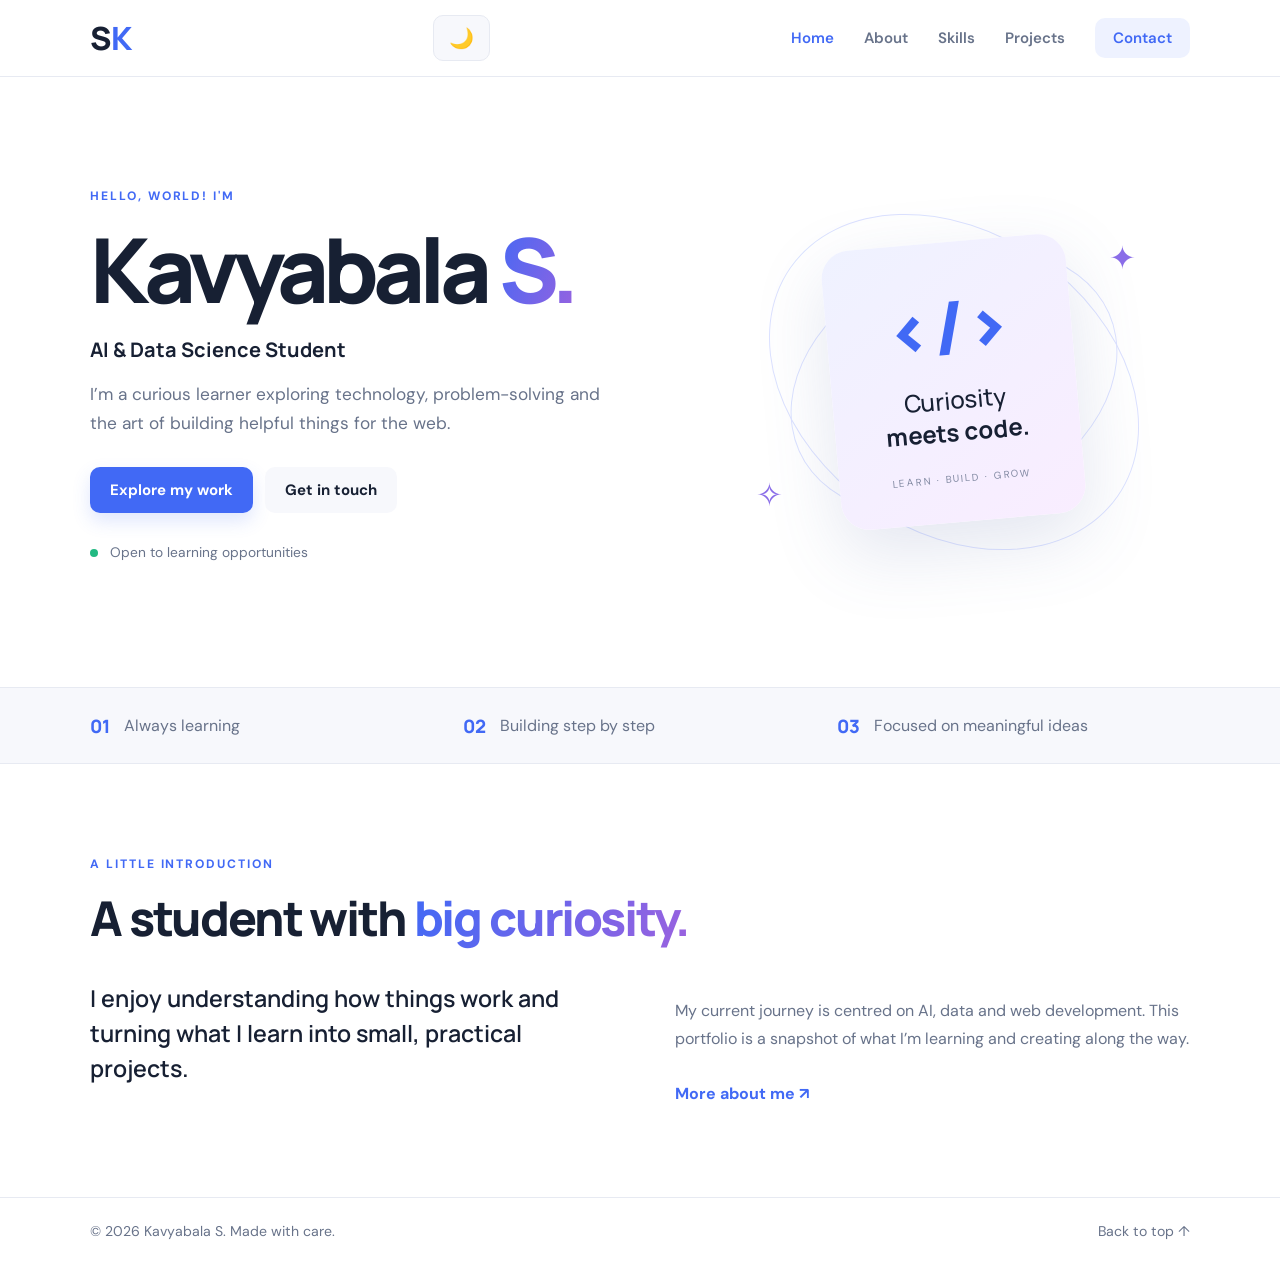
<file: index.html>
<!doctype html>
<html lang="en">
<head>
  <meta charset="utf-8">
  <meta name="viewport" content="width=device-width, initial-scale=1">
  <meta name="description" content="Kavyabala's personal portfolio — an AI and Data Science student learning to build useful digital experiences.">
  <meta name="theme-color" content="#f7f8fc">
  <title>Home | Kavyabala — Student Portfolio</title>
  <link rel="stylesheet" href="style.css">
  <script src="script.js" defer></script>
</head>
<body>
  <a class="skip-link" href="#main">Skip to main content</a>
  <header class="site-header">
    <nav class="nav wrap" aria-label="Main navigation">
      <a class="brand" href="index.html" aria-label="Kavyabala home">S<span>K</span></a>
       <button id="theme-toggle" class="theme-toggle" aria-label="Switch to dark mode">
    🌙
</button>
      <button class="menu-toggle" type="button" aria-expanded="false" aria-controls="primary-menu">
        <span class="sr-only">Toggle navigation</span><span aria-hidden="true">☰</span>
      </button>
      <ul class="nav-links" id="primary-menu">
        <li><a aria-current="page" href="index.html">Home</a></li>
        <li><a href="about.html">About</a></li>
        <li><a href="skills.html">Skills</a></li>
        <li><a href="projects.html">Projects</a></li>
        <li><a class="nav-contact" href="contact.html">Contact</a></li>
      </ul>
    </nav>
  </header>

  <main id="main">
    <section class="hero wrap" aria-labelledby="hero-title">
      <div class="hero-copy">
        <p class="eyebrow">HELLO, WORLD! I'M</p>
        <h1 id="hero-title">Kavyabala <span class="gradient-text">S.</span></h1>
        <p class="hero-role">AI &amp; Data Science Student</p>
        <p class="hero-intro">I’m a curious learner exploring technology, problem-solving and the art of building helpful things for the web.</p>
        <div class="hero-actions">
          <a class="button primary" href="projects.html">Explore my work</a>
          <a class="button secondary" href="contact.html">Get in touch</a>
        </div>
        <p class="availability"><span aria-hidden="true" class="status-dot"></span> Open to learning opportunities</p>
      </div>
      <div class="hero-art" aria-label="Decorative illustration">
        <div class="orbit orbit-one"></div><div class="orbit orbit-two"></div>
        <div class="art-card">
          <span class="art-symbol" aria-hidden="true">&lt;/&gt;</span>
          <p>Curiosity<br><strong>meets code.</strong></p>
          <span class="art-small">LEARN · BUILD · GROW</span>
        </div>
        <span class="spark spark-one" aria-hidden="true">✦</span>
        <span class="spark spark-two" aria-hidden="true">✧</span>
      </div>
    </section>

    <section class="intro-strip">
      <div class="wrap strip-grid">
        <p><strong>01</strong><span>Always learning</span></p>
        <p><strong>02</strong><span>Building step by step</span></p>
        <p><strong>03</strong><span>Focused on meaningful ideas</span></p>
      </div>
    </section>

    <section class="section wrap" aria-labelledby="welcome-title">
      <div class="section-heading">
        <p class="eyebrow">A LITTLE INTRODUCTION</p>
        <h2 id="welcome-title">A student with <span class="gradient-text">big curiosity.</span></h2>
      </div>
      <div class="welcome-grid">
        <p class="large-copy">I enjoy understanding how things work and turning what I learn into small, practical projects.</p>
        <div>
          <p>My current journey is centred on AI, data and web development. This portfolio is a snapshot of what I’m learning and creating along the way.</p>
          <a class="text-link" href="about.html">More about me <span aria-hidden="true">↗</span></a>
        </div>
      </div>
    </section>
  </main>

  <footer class="site-footer">
    <div class="wrap footer-inner"><p>© <span class="year">2026</span> Kavyabala S. Made with care.</p><a href="#main">Back to top ↑</a></div>
  </footer>
</body>
</html>
</file>
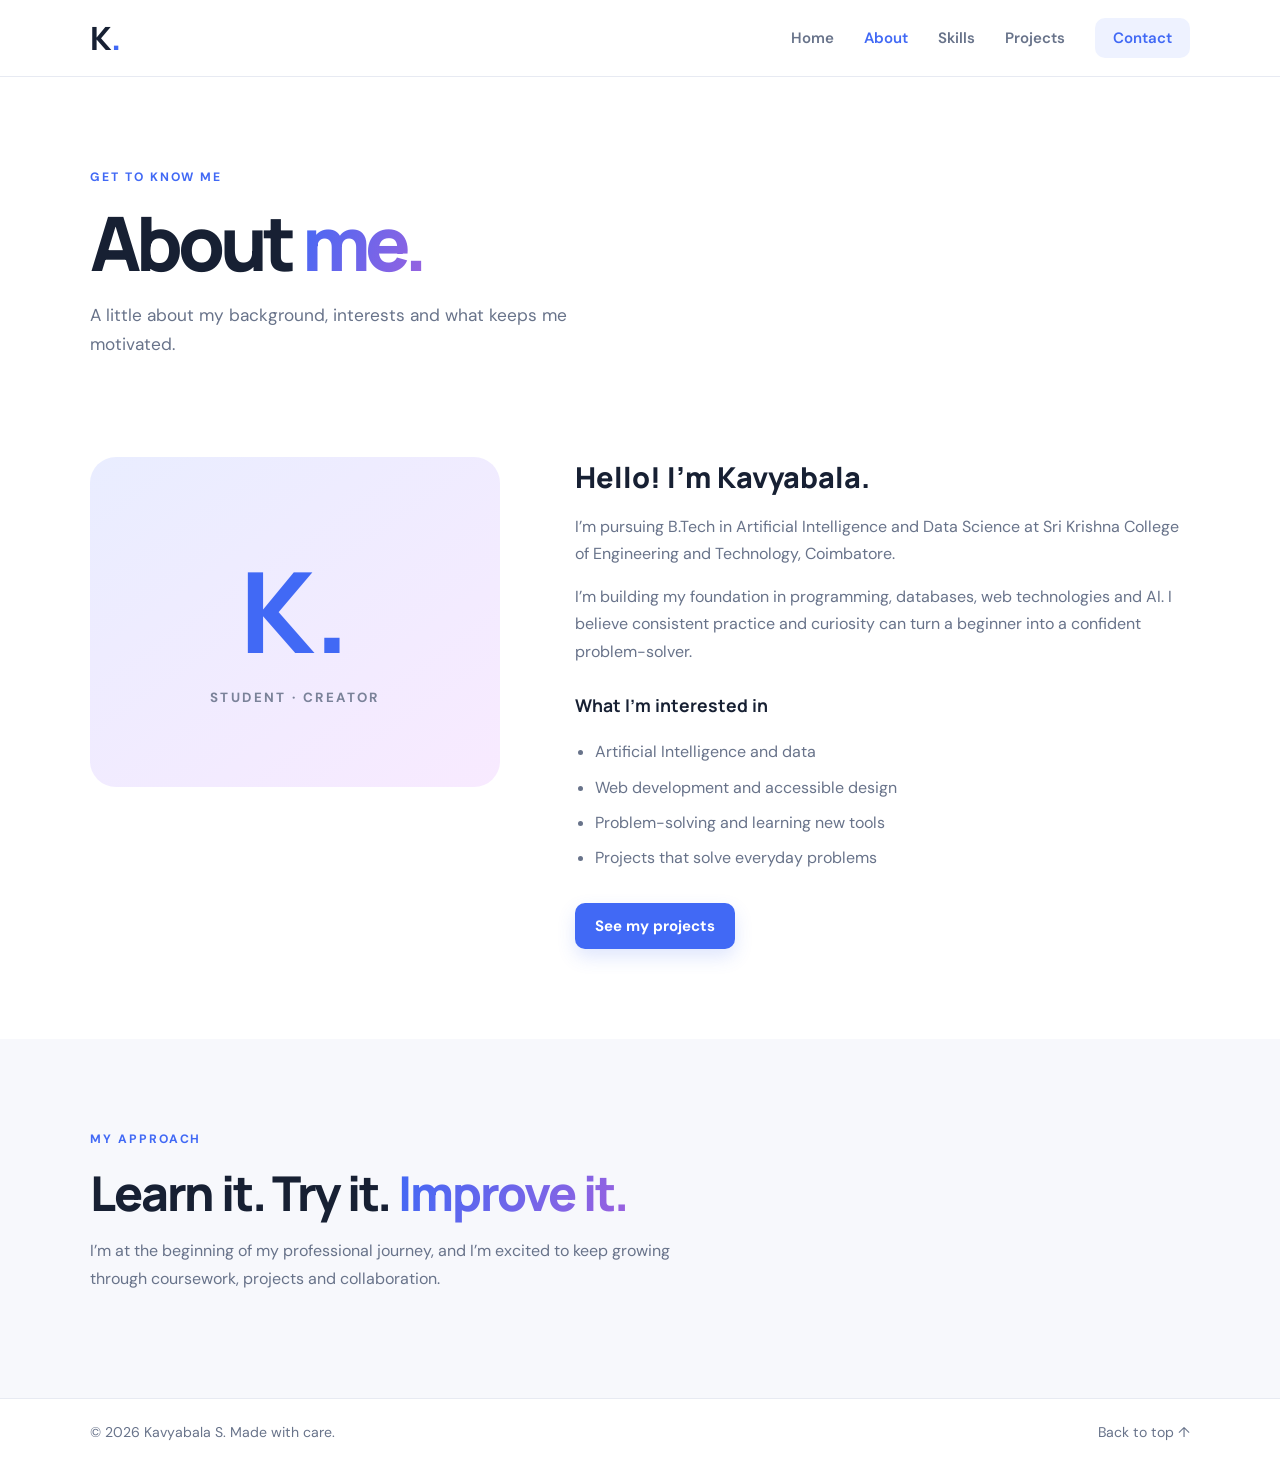
<file: about.html>
<!doctype html>
<html lang="en">
<head>
  <meta charset="utf-8"><meta name="viewport" content="width=device-width, initial-scale=1">
  <meta name="description" content="Learn more about Kavyabala, an AI and Data Science student.">
  <meta name="theme-color" content="#f7f8fc"><title>About | Kavyabala</title>
  <link rel="stylesheet" href="style.css"><script src="script.js" defer></script>
</head>
<body>
<a class="skip-link" href="#main">Skip to main content</a>
<header class="site-header"><nav class="nav wrap" aria-label="Main navigation">
  <a class="brand" href="index.html" aria-label="Kavyabala home">K<span>.</span></a>
  <button class="menu-toggle" type="button" aria-expanded="false" aria-controls="primary-menu"><span class="sr-only">Toggle navigation</span><span aria-hidden="true">☰</span></button>
  <ul class="nav-links" id="primary-menu"><li><a href="index.html">Home</a></li><li><a aria-current="page" href="about.html">About</a></li><li><a href="skills.html">Skills</a></li><li><a href="projects.html">Projects</a></li><li><a class="nav-contact" href="contact.html">Contact</a></li></ul>
</nav></header>
<main id="main">
  <section class="page-hero wrap"><p class="eyebrow">GET TO KNOW ME</p><h1>About <span class="gradient-text">me.</span></h1><p class="hero-intro">A little about my background, interests and what keeps me motivated.</p></section>
  <section class="section wrap about-layout">
    <div class="profile-mark" aria-hidden="true"><span>K.</span><small>STUDENT · CREATOR</small></div>
    <div class="about-content">
      <h2>Hello! I’m Kavyabala.</h2>
      <p>I’m pursuing B.Tech in Artificial Intelligence and Data Science at Sri Krishna College of Engineering and Technology, Coimbatore.</p>
      <p>I’m building my foundation in programming, databases, web technologies and AI. I believe consistent practice and curiosity can turn a beginner into a confident problem-solver.</p>
      <h3>What I’m interested in</h3>
      <ul class="interest-list"><li>Artificial Intelligence and data</li><li>Web development and accessible design</li><li>Problem-solving and learning new tools</li><li>Projects that solve everyday problems</li></ul>
      <a class="button primary" href="projects.html">See my projects</a>
    </div>
  </section>
  <section class="section soft-section"><div class="wrap"><p class="eyebrow">MY APPROACH</p><h2>Learn it. Try it. <span class="gradient-text">Improve it.</span></h2><p class="section-description">I’m at the beginning of my professional journey, and I’m excited to keep growing through coursework, projects and collaboration.</p></div></section>
</main>
<footer class="site-footer"><div class="wrap footer-inner"><p>© <span class="year">2026</span> Kavyabala S. Made with care.</p><a href="#main">Back to top ↑</a></div></footer>
</body></html>
</file>
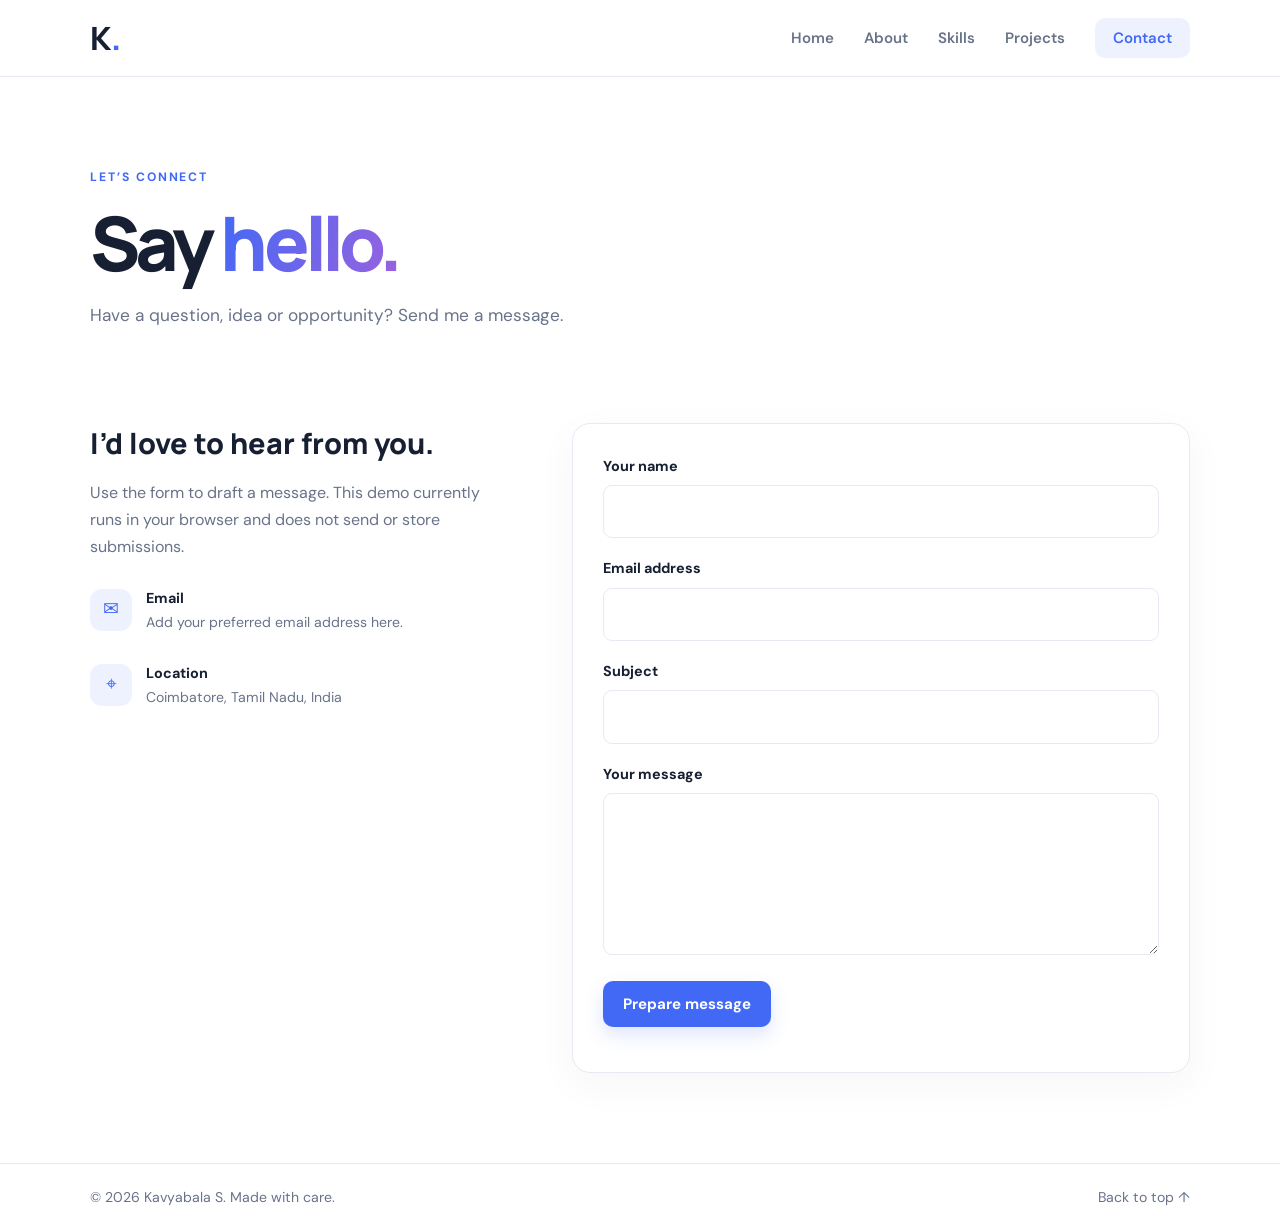
<file: contact.html>
<!doctype html>
<html lang="en">
<head>
  <meta charset="utf-8"><meta name="viewport" content="width=device-width, initial-scale=1">
  <meta name="description" content="Contact Kavyabala about learning, projects and collaboration.">
  <meta name="theme-color" content="#f7f8fc"><title>Contact | Kavyabala</title>
  <link rel="stylesheet" href="style.css"><script src="script.js" defer></script>
</head>
<body>
<a class="skip-link" href="#main">Skip to main content</a>
<header class="site-header"><nav class="nav wrap" aria-label="Main navigation">
  <a class="brand" href="index.html" aria-label="Kavyabala home">K<span>.</span></a>
  <button class="menu-toggle" type="button" aria-expanded="false" aria-controls="primary-menu"><span class="sr-only">Toggle navigation</span><span aria-hidden="true">☰</span></button>
  <ul class="nav-links" id="primary-menu"><li><a href="index.html">Home</a></li><li><a href="about.html">About</a></li><li><a href="skills.html">Skills</a></li><li><a href="projects.html">Projects</a></li><li><a aria-current="page" class="nav-contact" href="contact.html">Contact</a></li></ul>
</nav></header>
<main id="main">
  <section class="page-hero wrap"><p class="eyebrow">LET’S CONNECT</p><h1>Say <span class="gradient-text">hello.</span></h1><p class="hero-intro">Have a question, idea or opportunity? Send me a message.</p></section>
  <section class="section wrap contact-layout">
    <div class="contact-copy"><h2>I’d love to hear from you.</h2><p>Use the form to draft a message. This demo currently runs in your browser and does not send or store submissions.</p><div class="contact-detail"><span aria-hidden="true">✉</span><div><strong>Email</strong><p>Add your preferred email address here.</p></div></div><div class="contact-detail"><span aria-hidden="true">⌖</span><div><strong>Location</strong><p>Coimbatore, Tamil Nadu, India</p></div></div></div>
    <form class="contact-form" id="contact-form">
      <div class="form-field"><label for="name">Your name</label><input id="name" name="name" type="text" autocomplete="name" required></div>
      <div class="form-field"><label for="email">Email address</label><input id="email" name="email" type="email" autocomplete="email" required></div>
      <div class="form-field"><label for="subject">Subject</label><input id="subject" name="subject" type="text" required></div>
      <div class="form-field"><label for="message">Your message</label><textarea id="message" name="message" rows="5" required></textarea></div>
      <button class="button primary" type="submit">Prepare message</button>
      <p class="form-status" id="form-status" role="status" aria-live="polite"></p>
    </form>
  </section>
</main>
<footer class="site-footer"><div class="wrap footer-inner"><p>© <span class="year">2026</span> Kavyabala S. Made with care.</p><a href="#main">Back to top ↑</a></div></footer>
</body></html>
</file>
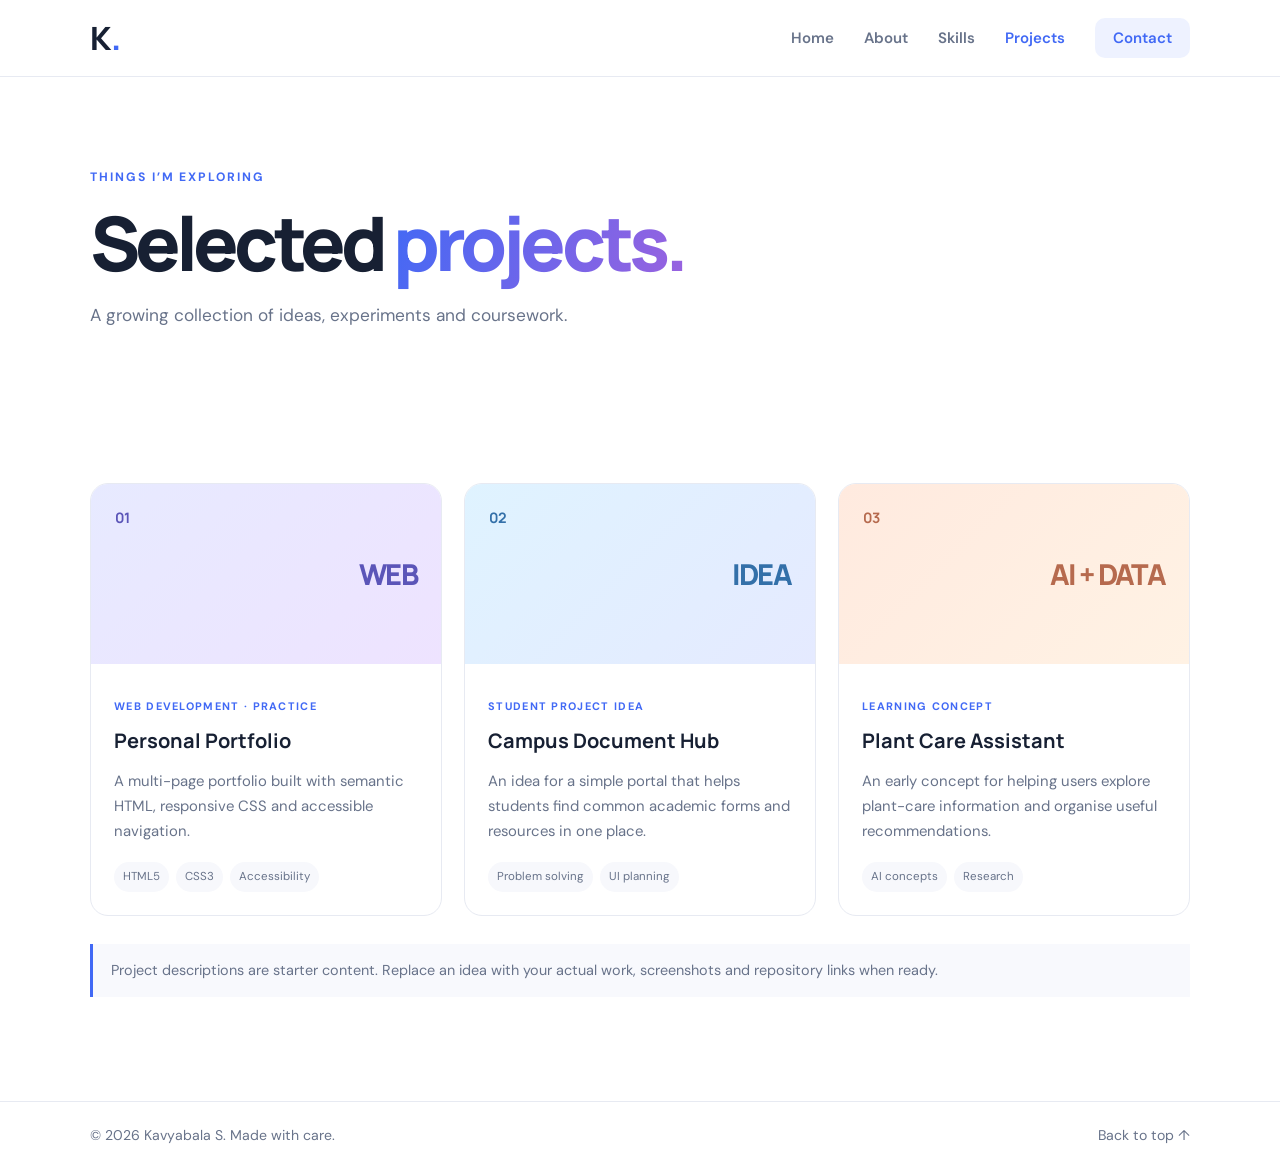
<file: projects.html>
<!doctype html>
<html lang="en">
<head>
  <meta charset="utf-8"><meta name="viewport" content="width=device-width, initial-scale=1">
  <meta name="description" content="A selection of learning projects and ideas by Kavyabala.">
  <meta name="theme-color" content="#f7f8fc"><title>Projects | Kavyabala</title>
  <link rel="stylesheet" href="style.css"><script src="script.js" defer></script>
</head>
<body>
<a class="skip-link" href="#main">Skip to main content</a>
<header class="site-header"><nav class="nav wrap" aria-label="Main navigation">
  <a class="brand" href="index.html" aria-label="Kavyabala home">K<span>.</span></a>
  <button class="menu-toggle" type="button" aria-expanded="false" aria-controls="primary-menu"><span class="sr-only">Toggle navigation</span><span aria-hidden="true">☰</span></button>
  <ul class="nav-links" id="primary-menu"><li><a href="index.html">Home</a></li><li><a href="about.html">About</a></li><li><a href="skills.html">Skills</a></li><li><a aria-current="page" href="projects.html">Projects</a></li><li><a class="nav-contact" href="contact.html">Contact</a></li></ul>
</nav></header>
<main id="main">
  <section class="page-hero wrap"><p class="eyebrow">THINGS I’M EXPLORING</p><h1>Selected <span class="gradient-text">projects.</span></h1><p class="hero-intro">A growing collection of ideas, experiments and coursework.</p></section>
  <section class="section wrap">
    <div class="project-grid">
      <article class="project-card"><div class="project-visual visual-purple" aria-hidden="true"><span>01</span><b>WEB</b></div><div class="project-body"><p class="project-type">WEB DEVELOPMENT · PRACTICE</p><h2>Personal Portfolio</h2><p>A multi-page portfolio built with semantic HTML, responsive CSS and accessible navigation.</p><div class="tags"><span>HTML5</span><span>CSS3</span><span>Accessibility</span></div></div></article>
      <article class="project-card"><div class="project-visual visual-blue" aria-hidden="true"><span>02</span><b>IDEA</b></div><div class="project-body"><p class="project-type">STUDENT PROJECT IDEA</p><h2>Campus Document Hub</h2><p>An idea for a simple portal that helps students find common academic forms and resources in one place.</p><div class="tags"><span>Problem solving</span><span>UI planning</span></div></div></article>
      <article class="project-card"><div class="project-visual visual-peach" aria-hidden="true"><span>03</span><b>AI + DATA</b></div><div class="project-body"><p class="project-type">LEARNING CONCEPT</p><h2>Plant Care Assistant</h2><p>An early concept for helping users explore plant-care information and organise useful recommendations.</p><div class="tags"><span>AI concepts</span><span>Research</span></div></div></article>
    </div>
    <p class="note">Project descriptions are starter content. Replace an idea with your actual work, screenshots and repository links when ready.</p>
  </section>
</main>
<footer class="site-footer"><div class="wrap footer-inner"><p>© <span class="year">2026</span> Kavyabala S. Made with care.</p><a href="#main">Back to top ↑</a></div></footer>
</body></html>
</file>
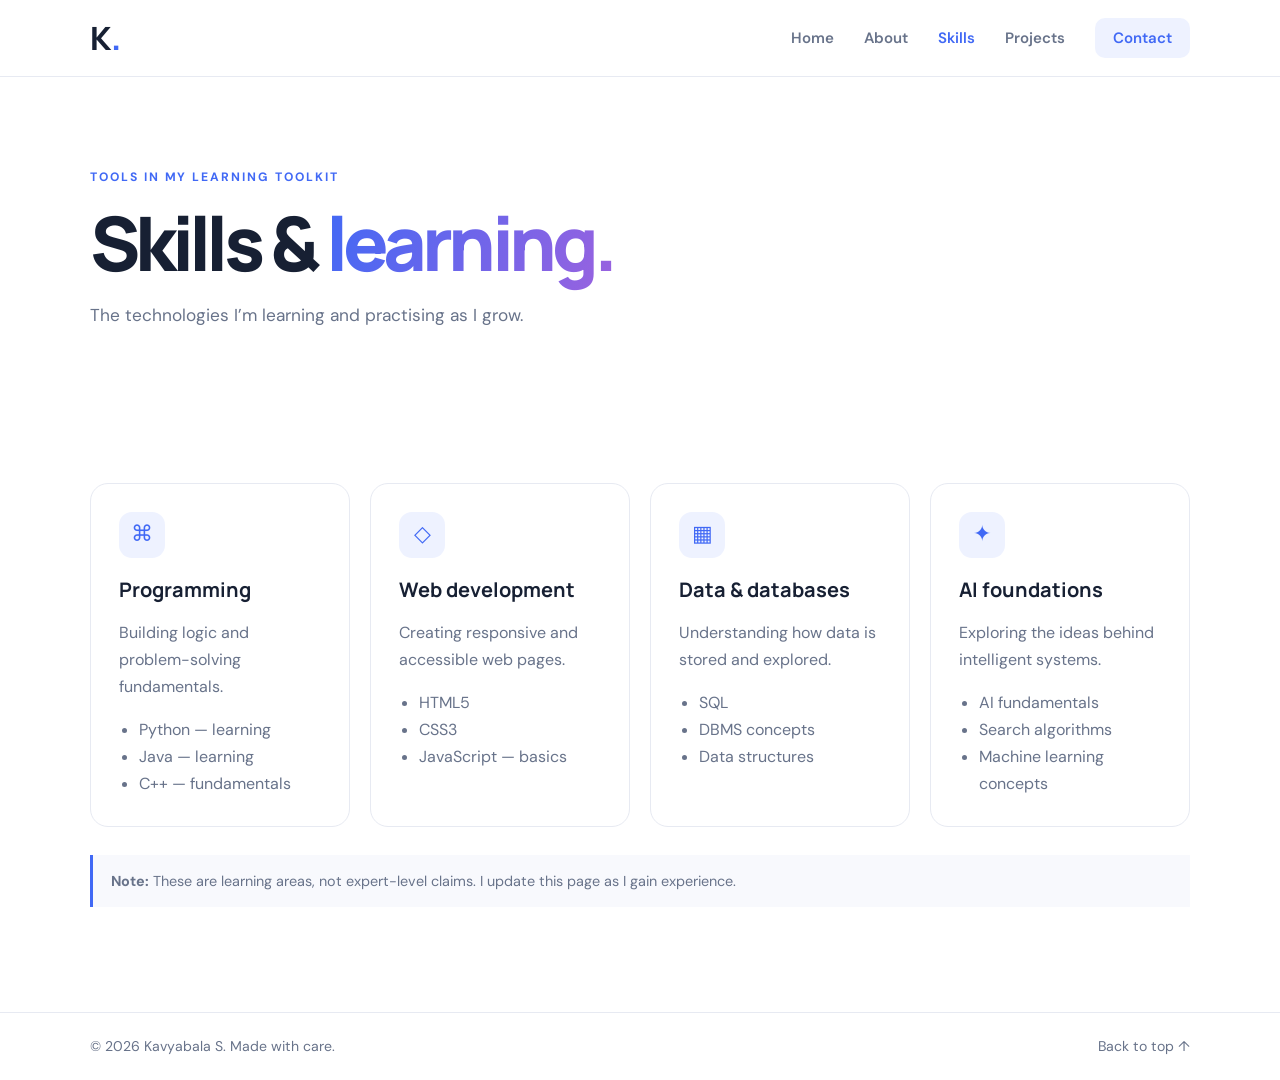
<file: skills.html>
<!doctype html>
<html lang="en">
<head>
  <meta charset="utf-8"><meta name="viewport" content="width=device-width, initial-scale=1">
  <meta name="description" content="Programming and technology skills Kavyabala is developing.">
  <meta name="theme-color" content="#f7f8fc"><title>Skills | Kavyabala</title>
  <link rel="stylesheet" href="style.css"><script src="script.js" defer></script>
</head>
<body>
<a class="skip-link" href="#main">Skip to main content</a>
<header class="site-header"><nav class="nav wrap" aria-label="Main navigation">
  <a class="brand" href="index.html" aria-label="Kavyabala home">K<span>.</span></a>
  <button class="menu-toggle" type="button" aria-expanded="false" aria-controls="primary-menu"><span class="sr-only">Toggle navigation</span><span aria-hidden="true">☰</span></button>
  <ul class="nav-links" id="primary-menu"><li><a href="index.html">Home</a></li><li><a href="about.html">About</a></li><li><a aria-current="page" href="skills.html">Skills</a></li><li><a href="projects.html">Projects</a></li><li><a class="nav-contact" href="contact.html">Contact</a></li></ul>
</nav></header>
<main id="main">
  <section class="page-hero wrap"><p class="eyebrow">TOOLS IN MY LEARNING TOOLKIT</p><h1>Skills &amp; <span class="gradient-text">learning.</span></h1><p class="hero-intro">The technologies I’m learning and practising as I grow.</p></section>
  <section class="section wrap">
    <div class="skill-grid">
      <article class="skill-card"><span class="skill-icon" aria-hidden="true">⌘</span><h2>Programming</h2><p>Building logic and problem-solving fundamentals.</p><ul><li>Python — learning</li><li>Java — learning</li><li>C++ — fundamentals</li></ul></article>
      <article class="skill-card"><span class="skill-icon" aria-hidden="true">◇</span><h2>Web development</h2><p>Creating responsive and accessible web pages.</p><ul><li>HTML5</li><li>CSS3</li><li>JavaScript — basics</li></ul></article>
      <article class="skill-card"><span class="skill-icon" aria-hidden="true">▦</span><h2>Data &amp; databases</h2><p>Understanding how data is stored and explored.</p><ul><li>SQL</li><li>DBMS concepts</li><li>Data structures</li></ul></article>
      <article class="skill-card"><span class="skill-icon" aria-hidden="true">✦</span><h2>AI foundations</h2><p>Exploring the ideas behind intelligent systems.</p><ul><li>AI fundamentals</li><li>Search algorithms</li><li>Machine learning concepts</li></ul></article>
    </div>
    <p class="note"><strong>Note:</strong> These are learning areas, not expert-level claims. I update this page as I gain experience.</p>
  </section>
</main>
<footer class="site-footer"><div class="wrap footer-inner"><p>© <span class="year">2026</span> Kavyabala S. Made with care.</p><a href="#main">Back to top ↑</a></div></footer>
</body></html>
</file>
<file: style.css>
@import url('https://fonts.googleapis.com/css2?family=DM+Sans:wght@400;500;600;700&family=Manrope:wght@400;500;600;700;800&display=swap');
:root{--ink:#172033;--muted:#68738a;--blue:#4169f5;--purple:#7b61e8;--pale:#f7f8fc;--line:#e7eaf2;--white:#fff}
*{box-sizing:border-box}html{scroll-behavior:smooth}body{margin:0;background:var(--white);color:var(--ink);font-family:'DM Sans',Arial,sans-serif;line-height:1.7}a{color:inherit}.wrap{width:min(1100px,calc(100% - 48px));margin-inline:auto}.skip-link{position:absolute;left:16px;top:-60px;background:var(--ink);color:white;padding:10px 14px;border-radius:8px;z-index:20}.skip-link:focus{top:12px}.site-header{position:sticky;top:0;background:rgba(255,255,255,.94);backdrop-filter:blur(12px);border-bottom:1px solid var(--line);z-index:10}.nav{min-height:76px;display:flex;align-items:center;justify-content:space-between}.brand{font:800 2rem Manrope,sans-serif;text-decoration:none;color:var(--ink)}.brand span{color:var(--blue)}.nav-links{display:flex;align-items:center;gap:30px;list-style:none;margin:0;padding:0}.nav-links a{text-decoration:none;color:#536078;font-size:.94rem;font-weight:600}.nav-links a:hover,.nav-links a:focus-visible,.nav-links a[aria-current=page]{color:var(--blue)}.nav-links .nav-contact{background:#eef2ff;color:var(--blue);padding:10px 18px;border-radius:10px}.menu-toggle{display:none;border:1px solid var(--line);background:white;border-radius:9px;padding:8px 12px;font-size:1.2rem;color:var(--ink)}.hero{min-height:610px;display:grid;grid-template-columns:1.1fr .9fr;align-items:center;gap:50px;padding-block:70px}.eyebrow{font-size:.76rem;letter-spacing:.16em;color:var(--blue);font-weight:700;margin:0 0 14px}.hero h1,.page-hero h1{font:800 clamp(3.2rem,7vw,5.6rem)/1.08 Manrope,sans-serif;letter-spacing:-.065em;margin:0}.gradient-text{background:linear-gradient(110deg,#4169f5,#9a62df);background-clip:text;-webkit-background-clip:text;color:transparent}.hero-role{font:700 1.25rem Manrope,sans-serif;margin:18px 0 8px}.hero-intro{font-size:1.08rem;color:var(--muted);max-width:510px}.hero-actions{display:flex;gap:12px;flex-wrap:wrap;margin-top:28px}.button{display:inline-flex;justify-content:center;align-items:center;text-decoration:none;border:0;border-radius:10px;padding:13px 20px;font:700 .94rem 'DM Sans',sans-serif;cursor:pointer}.primary{background:var(--blue);color:white;box-shadow:0 8px 18px #4169f52b}.primary:hover{background:#3156df}.secondary{background:#f0f2f8;color:var(--ink)}.button:focus-visible,a:focus-visible,button:focus-visible,input:focus-visible,textarea:focus-visible{outline:3px solid #f3a847;outline-offset:3px}.availability{color:var(--muted);font-size:.86rem;margin-top:28px}.status-dot{display:inline-block;width:8px;height:8px;background:#22b982;border-radius:50%;margin-right:8px}.hero-art{height:390px;position:relative;display:grid;place-items:center}.orbit{position:absolute;border:1px solid #dce2ff;border-radius:50%;transform:rotate(-24deg)}.orbit-one{width:340px;height:250px}.orbit-two{width:400px;height:300px;transform:rotate(35deg)}.art-card{width:245px;height:280px;border-radius:28px;background:linear-gradient(145deg,#eff2ff,#f9edff);box-shadow:0 25px 70px #5868a52b;display:flex;flex-direction:column;justify-content:center;align-items:center;position:relative;transform:rotate(-5deg)}.art-symbol{font:800 4.6rem Manrope;color:var(--blue)}.art-card p{font:500 1.5rem/1.3 Manrope;text-align:center;margin:8px}.art-small{font-size:.62rem;letter-spacing:.18em;color:#8189a2;margin-top:16px}.spark{position:absolute;color:#8a6de8;font-size:2rem}.spark-one{top:44px;right:54px}.spark-two{bottom:55px;left:38px}.intro-strip{background:var(--pale);border-block:1px solid var(--line)}.strip-grid{display:grid;grid-template-columns:repeat(3,1fr);padding-block:24px;gap:20px}.strip-grid p{display:flex;gap:14px;align-items:center;margin:0;color:var(--muted)}.strip-grid strong{font:800 1.15rem Manrope;color:var(--blue)}.section{padding-block:90px}.section-heading h2,.soft-section h2{font:800 clamp(2rem,4vw,3rem)/1.2 Manrope;letter-spacing:-.045em;margin:0}.welcome-grid{display:grid;grid-template-columns:1fr 1fr;gap:70px;margin-top:35px}.welcome-grid p{color:var(--muted)}.large-copy{font:600 1.45rem/1.5 Manrope;color:var(--ink)!important;margin:0}.text-link{display:inline-block;color:var(--blue);font-weight:700;text-decoration:none;margin-top:12px}.site-footer{border-top:1px solid var(--line);padding:22px 0;color:var(--muted);font-size:.88rem}.footer-inner{display:flex;justify-content:space-between;gap:20px}.footer-inner p{margin:0}.footer-inner a{text-decoration:none}.page-hero{padding-block:90px 45px}.page-hero h1{font-size:clamp(3rem,6vw,4.7rem)}.page-hero .hero-intro{margin-top:18px}.about-layout{display:grid;grid-template-columns:.8fr 1.2fr;gap:75px;align-items:start;padding-top:35px}.profile-mark{height:330px;border-radius:26px;background:linear-gradient(145deg,#e9edff,#f8eaff);display:flex;flex-direction:column;align-items:center;justify-content:center}.profile-mark span{font:800 7rem Manrope;color:var(--blue)}.profile-mark small{letter-spacing:.18em;color:#7a8299;font-weight:700}.about-content h2,.contact-copy h2{font:800 1.8rem Manrope;margin:0 0 16px}.about-content p,.contact-copy p{color:var(--muted)}.about-content h3{font:700 1.1rem Manrope;margin-top:28px}.interest-list{padding-left:20px;color:var(--muted);margin-bottom:28px}.interest-list li{padding:4px 0}.soft-section{background:var(--pale)}.section-description{max-width:620px;color:var(--muted)}.skill-grid{display:grid;grid-template-columns:repeat(2,1fr);gap:20px}.skill-card{padding:28px;border:1px solid var(--line);border-radius:18px;background:white}.skill-icon{display:grid;place-items:center;width:46px;height:46px;border-radius:13px;background:#eef2ff;color:var(--blue);font-size:1.4rem}.skill-card h2{font:700 1.25rem Manrope;margin:18px 0 8px}.skill-card p,.skill-card ul{color:var(--muted)}.skill-card ul{padding-left:20px;margin-bottom:0}.note{background:#f8f9fd;border-left:3px solid var(--blue);padding:14px 18px;color:var(--muted);font-size:.9rem;margin-top:28px}.project-grid{display:grid;grid-template-columns:repeat(3,1fr);gap:22px}.project-card{border:1px solid var(--line);border-radius:18px;overflow:hidden;background:white}.project-visual{height:180px;display:flex;align-items:center;justify-content:space-between;padding:24px}.project-visual span{align-self:flex-start;font:700 .9rem Manrope}.project-visual b{font:800 1.8rem Manrope;letter-spacing:-.06em}.visual-purple{background:linear-gradient(135deg,#e7eaff,#eee3ff);color:#5b55b8}.visual-blue{background:linear-gradient(135deg,#dff3ff,#e5eaff);color:#3370a9}.visual-peach{background:linear-gradient(135deg,#ffeadf,#fff2e4);color:#b66a4e}.project-body{padding:23px}.project-type{font-size:.68rem;letter-spacing:.12em;color:var(--blue);font-weight:700}.project-body h2{font:700 1.25rem Manrope;margin:8px 0}.project-body>p:not(.project-type){color:var(--muted);font-size:.93rem}.tags{display:flex;gap:7px;flex-wrap:wrap;margin-top:18px}.tags span{background:#f1f3f9;border-radius:20px;padding:5px 9px;color:#5f6b82;font-size:.72rem}.contact-layout{display:grid;grid-template-columns:.8fr 1.2fr;gap:70px;padding-top:30px}.contact-detail{display:flex;gap:14px;align-items:center;margin-top:24px}.contact-detail>span{display:grid;place-items:center;width:42px;height:42px;border-radius:12px;background:#eef2ff;color:var(--blue);font-size:1.2rem}.contact-detail strong{font-size:.9rem}.contact-detail p{margin:0;font-size:.88rem}.contact-form{padding:30px;border:1px solid var(--line);border-radius:18px;box-shadow:0 12px 40px #27365d0b}.form-field{margin-bottom:18px}.form-field label{display:block;font-weight:700;font-size:.9rem;margin-bottom:7px}.form-field input,.form-field textarea{width:100%;border:1px solid #dce1eb;border-radius:9px;padding:12px 13px;font:inherit;color:var(--ink);background:white}.form-field textarea{resize:vertical}.form-status{color:#247c59;font-size:.9rem;margin-bottom:0}.sr-only{position:absolute;width:1px;height:1px;padding:0;margin:-1px;overflow:hidden;clip:rect(0,0,0,0);white-space:nowrap;border:0}
@media(max-width:760px){.wrap{width:min(100% - 36px,560px)}.nav{min-height:68px}.menu-toggle{display:block}.nav-links{display:none;position:absolute;top:68px;left:0;right:0;background:white;padding:18px 24px 24px;border-bottom:1px solid var(--line);flex-direction:column;align-items:stretch;gap:15px}.nav-links.open{display:flex}.nav-links .nav-contact{display:inline-block;text-align:center}.hero{grid-template-columns:1fr;gap:10px;padding-block:65px 35px}.hero h1{font-size:clamp(3rem,15vw,4.7rem)}.hero-art{height:320px}.orbit-one{width:290px;height:210px}.orbit-two{width:330px;height:250px}.art-card{width:205px;height:235px}.art-symbol{font-size:3.8rem}.strip-grid{grid-template-columns:1fr;gap:12px}.section{padding-block:65px}.welcome-grid,.about-layout,.contact-layout{grid-template-columns:1fr;gap:28px}.page-hero{padding-block:65px 25px}.profile-mark{height:230px}.profile-mark span{font-size:5rem}.skill-grid{grid-template-columns:1fr}.project-grid{grid-template-columns:1fr}.project-visual{height:150px}.contact-form{padding:22px}.footer-inner{flex-direction:column;gap:8px}}
@media(prefers-reduced-motion:reduce){html{scroll-behavior:auto}*,*::before,*::after{animation-duration:.01ms!important;animation-iteration-count:1!important;transition-duration:.01ms!important}}

/* TASK 2 - ADVANCED THEME SYSTEM */

:root {
  color-scheme: light;
  --ink: #172033;
  --muted: #68738a;
  --blue: #4169f5;
  --purple: #7b61e8;
  --pale: #f7f8fc;
  --line: #e7eaf2;
  --white: #ffffff;
  --card-bg: #ffffff;
  --input-bg: #ffffff;
}

[data-theme="dark"] {
  color-scheme: dark;
  --ink: #f1f5ff;
  --muted: #aab5ca;
  --blue: #8ba3ff;
  --purple: #b49aff;
  --pale: #171d2b;
  --line: #303a4e;
  --white: #101624;
  --card-bg: #1c2536;
  --input-bg: #202b3e;
}

/* Theme-aware components */

body,
.site-header,
.skill-card,
.project-card,
.contact-form,
.form-field input,
.form-field textarea,
.menu-toggle,
.nav-links {
  background-color: var(--white);
  color: var(--ink);
}

.intro-strip,
.soft-section {
  background-color: var(--pale);
}

.skill-card,
.project-card,
.contact-form {
  border-color: var(--line);
}

.form-field input,
.form-field textarea {
  background-color: var(--input-bg);
  border-color: var(--line);
  color: var(--ink);
}

.nav-links a {
  color: var(--muted);
}

.secondary {
  background: var(--pale);
  color: var(--ink);
}

.tags span {
  background: var(--pale);
  color: var(--muted);
}

[data-theme="dark"] .site-header {
  background: rgba(16, 22, 36, 0.94);
}

[data-theme="dark"] .nav-links .nav-contact {
  background: #273451;
  color: var(--blue);
}

[data-theme="dark"] .art-card,
[data-theme="dark"] .profile-mark {
  background: linear-gradient(145deg, #273451, #302743);
}

[data-theme="dark"] .orbit {
  border-color: #39496b;
}

/* Responsive architecture improvements */

img,
video {
  max-width: 100%;
  height: auto;
}

.wrap {
  width: min(1100px, calc(100% - 48px));
}

.skill-grid {
  grid-template-columns: repeat(auto-fit, minmax(min(100%, 260px), 1fr));
}

.project-grid {
  grid-template-columns: repeat(auto-fit, minmax(min(100%, 280px), 1fr));
}

@media (max-width: 760px) {
  .wrap {
    width: calc(100% - 36px);
  }

  .hero,
  .welcome-grid,
  .about-layout,
  .contact-layout {
    min-width: 0;
  }

  .hero h1,
  .page-hero h1 {
    overflow-wrap: anywhere;
  }

  .hero-actions .button {
    flex: 1 1 140px;
  }
}

@media (max-width: 400px) {
  .hero-art {
    transform: scale(0.9);
  }

  .section {
    padding-block: 48px;
  }

  .contact-form {
    padding: 18px;
  }
}
.theme-toggle {
  padding: 10px 15px;
  border: 1px solid var(--line);
  border-radius: 10px;
  background: var(--pale);
  color: var(--ink);
  cursor: pointer;
  font-size: 20px;
}
</file>
